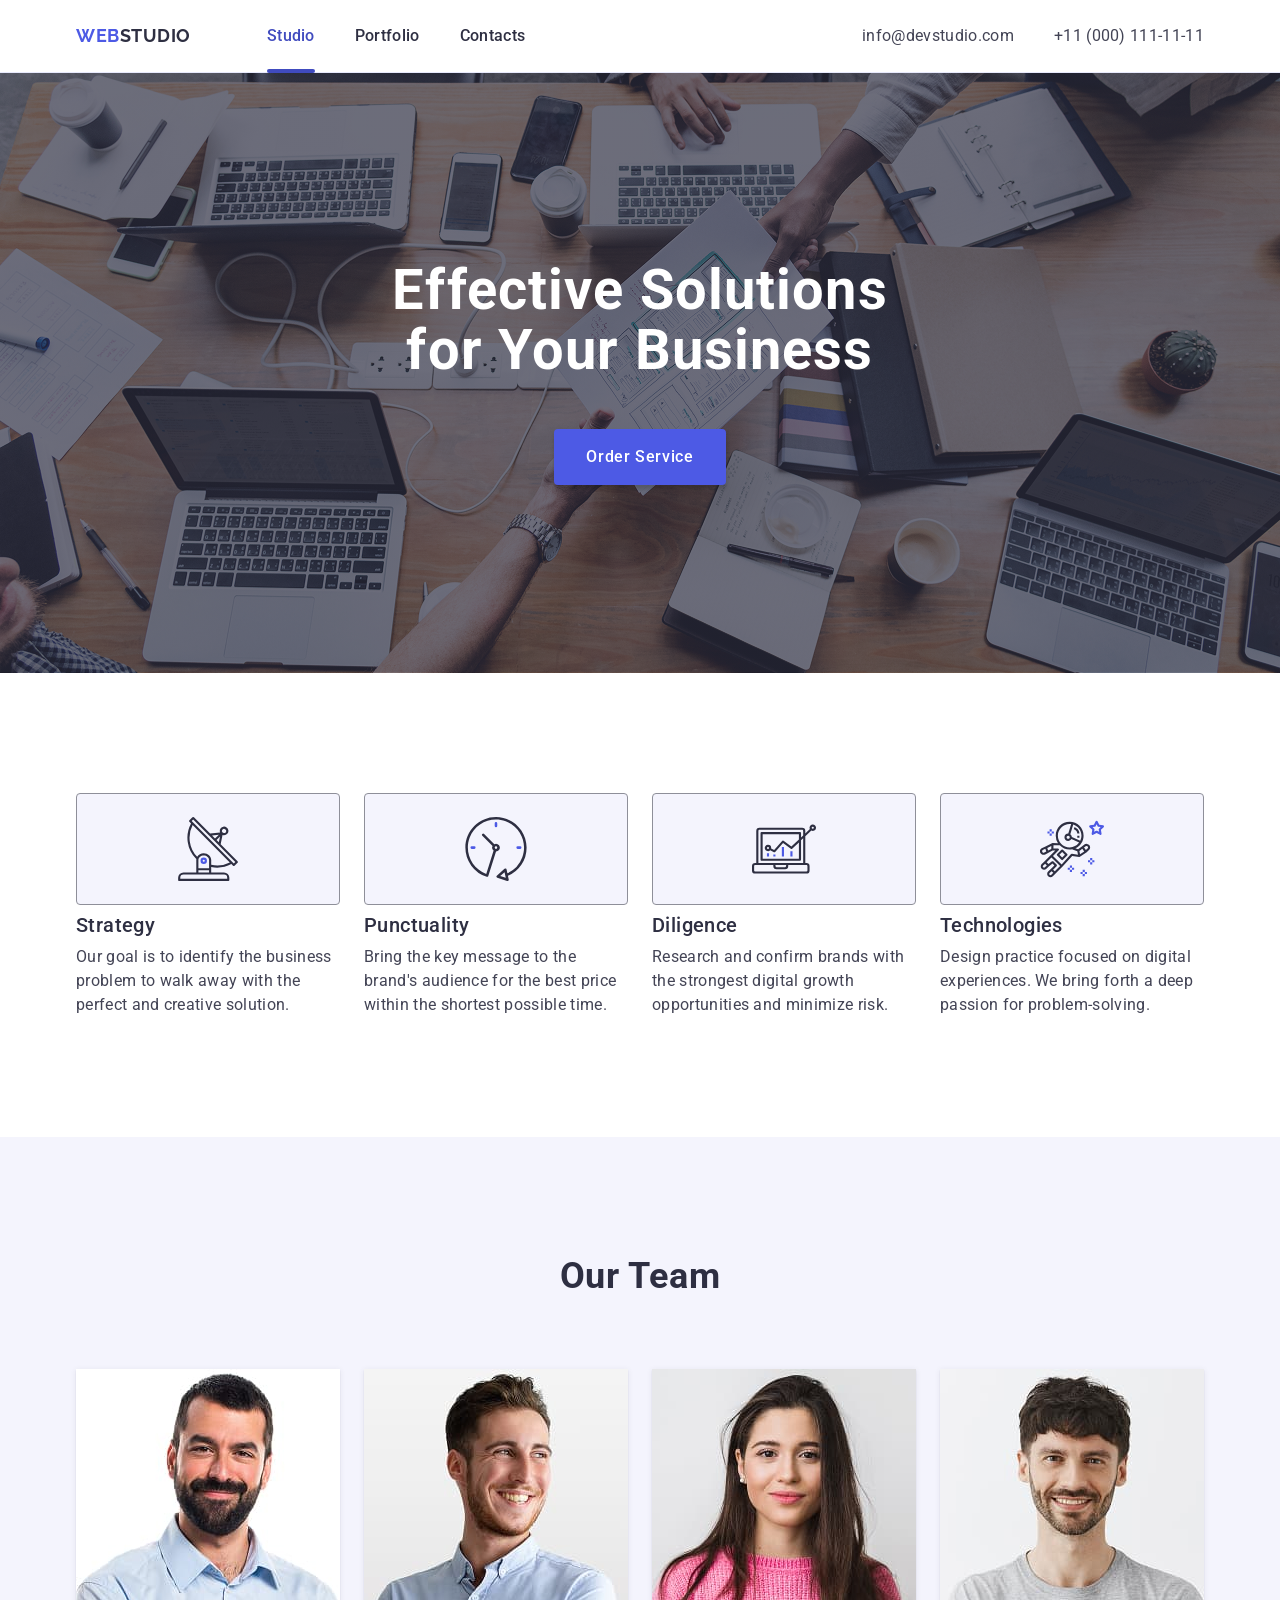
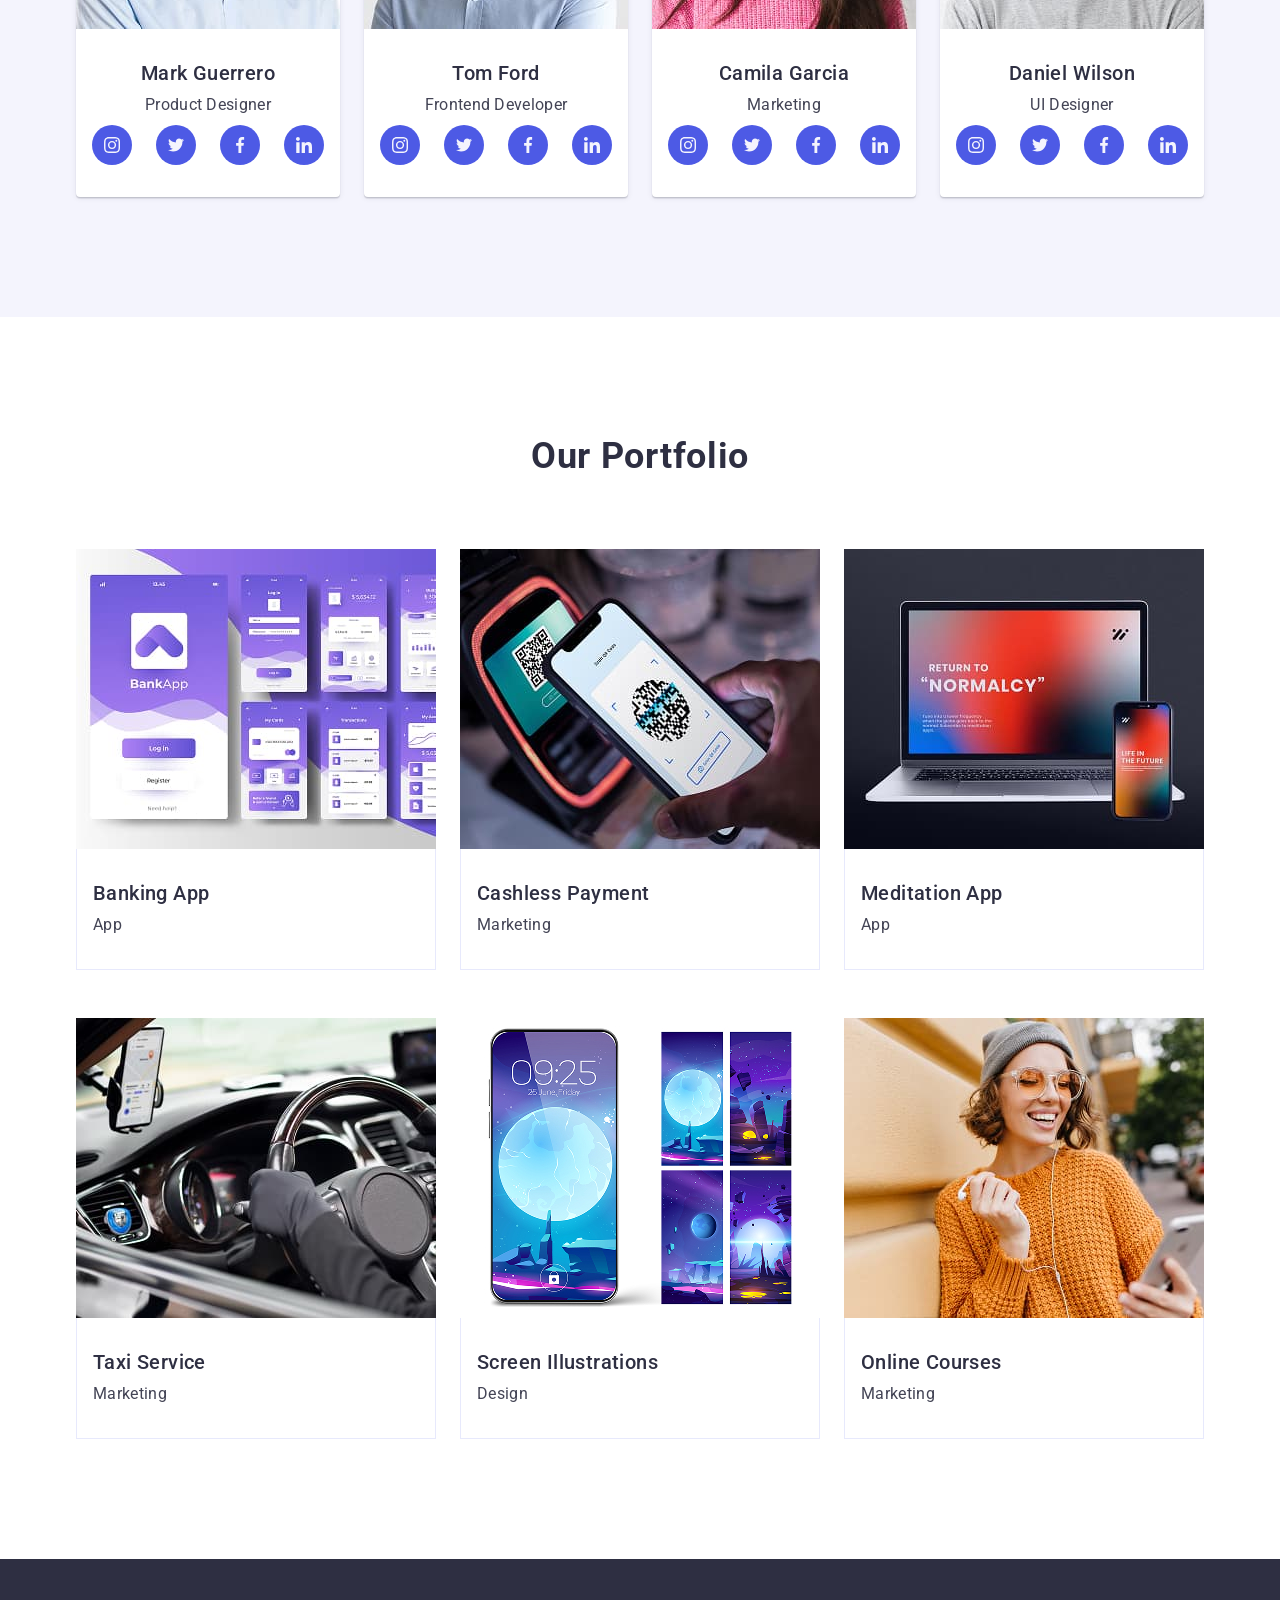
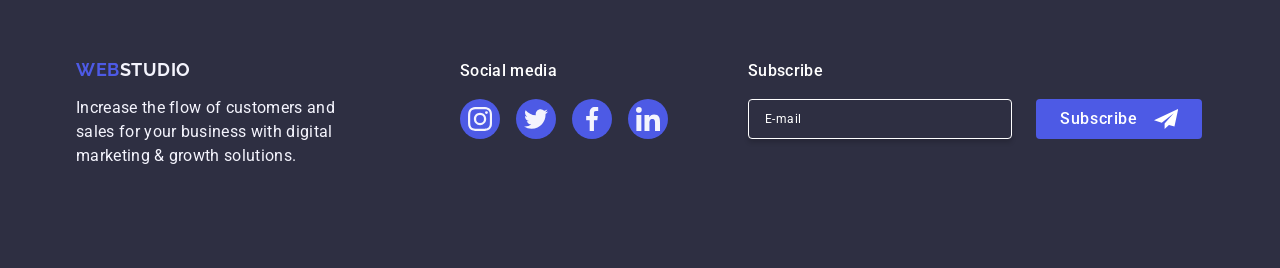
<file: index.html>
<!DOCTYPE html>
<html lang="en">
  <head>
    <meta charset="UTF-8" />
    <meta name="viewport" content="width=device-width, initial-scale=1.0" />
    <title>WebStudio</title>
    <link
      rel="stylesheet"
      href="https://cdn.jsdelivr.net/npm/modern-normalize@2.0.0/modern-normalize.min.css"
    />
    <link rel="preconnect" href="https://fonts.googleapis.com" />
    <link rel="preconnect" href="https://fonts.gstatic.com" crossorigin />
    <link
      href="https://fonts.googleapis.com/css2?family=Borel&family=Raleway:ital,wght@0,700;1,700&family=Roboto:ital,wght@0,400;0,500;0,700;1,400;1,500;1,700&display=swap"
      rel="stylesheet"
    />
    <link rel="stylesheet" href="./css/styles.css" />
  </head>
  <body>
    <!-- header -->
    <header class="header">
      <div class="container header-container">
        <nav class="nav">
          <a href="./index.html" class="header-logo"
            >Web<span class="header-logo-accent">Studio</span></a
          >
          <ul class="nav-list">
            <li><a href="./index.html" class="nav-link current-link">Studio</a></li>
            <li><a href="" class="nav-link">Portfolio</a></li>
            <li><a href="" class="nav-link">Contacts</a></li>
          </ul>
        </nav>

        <address class="address">
          <ul class="address-list">
            <li>
              <a href="mailto:info@devstudio.com" class="contacts-link">info@devstudio.com</a>
            </li>
            <li>
              <a href="tel:+110001111111" class="contacts-link">+11 (000) 111-11-11</a>
            </li>
          </ul>
        </address>
      </div>
    </header>

    <main>
      <!-- section hero -->
      <section class="section-hero">
        <div class="container">
          <h1 class="hero-title">Effective Solutions for Your Business</h1>
          <button type="button" class="button-hero">Order Service</button>
        </div>
      </section>

      <!-- section advantages -->
      <section class="section section-advantages">
        <div class="container">
          <h2 class="section-title visually-hidden">Advantages</h2>
          <ul class="advantages-list">
            <li class="advantages-item">
              <div class="icon-container">
                <svg class="advantages-icon" width="64" height="64">
                  <use href="./images/icons.svg#icon-antenna"></use>
                </svg>
              </div>
              <h3 class="advantages-title">Strategy</h3>
              <p class="advantages-text">
                Our goal is to identify the business problem to walk away with the perfect and
                creative solution.
              </p>
            </li>
            <li class="advantages-item">
              <div class="icon-container">
                <svg class="advantages-icon" width="64" height="64">
                  <use href="./images/icons.svg#icon-clock"></use>
                </svg>
              </div>
              <h3 class="advantages-title">Punctuality</h3>
              <p class="advantages-text">
                Bring the key message to the brand's audience for the best price within the shortest
                possible time.
              </p>
            </li>
            <li class="advantages-item">
              <div class="icon-container">
                <svg class="advantages-icon" width="64" height="64">
                  <use href="./images/icons.svg#icon-diagram"></use>
                </svg>
              </div>
              <h3 class="advantages-title">Diligence</h3>
              <p class="advantages-text">
                Research and confirm brands with the strongest digital growth opportunities and
                minimize risk.
              </p>
            </li>
            <li class="advantages-item">
              <div class="icon-container">
                <svg class="advantages-icon" width="64" height="64">
                  <use href="./images/icons.svg#icon-astronaut"></use>
                </svg>
              </div>
              <h3 class="advantages-title">Technologies</h3>
              <p class="advantages-text">
                Design practice focused on digital experiences. We bring forth a deep passion for
                problem-solving.
              </p>
            </li>
          </ul>
        </div>
      </section>

      <!-- section our team -->
      <section class="section section-team">
        <div class="container">
          <h2 class="section-title">Our Team</h2>
          <ul class="team-list">
            <li class="team-item">
              <img src="./images/team1.jpg" alt="Mark Guerrero's photo" width="264" height="260" />
              <div class="team-information">
                <h3 class="team-title">Mark Guerrero</h3>
                <p class="team-text">Product Designer</p>
                <ul class="social-list">
                  <li class="social-item">
                    <a class="social-link" href="">
                      <svg class="social-icon" width="16" height="16">
                        <use href="./images/icons.svg#icon-instagram"></use>
                      </svg>
                    </a>
                  </li>
                  <li class="social-item">
                    <a class="social-link" href="">
                      <svg class="social-icon" width="16" height="16">
                        <use href="./images/icons.svg#icon-twitter"></use>
                      </svg>
                    </a>
                  </li>
                  <li class="social-item">
                    <a class="social-link" href="">
                      <svg class="social-icon" width="16" height="16">
                        <use href="./images/icons.svg#icon-facebook"></use>
                      </svg>
                    </a>
                  </li>
                  <li class="social-item">
                    <a class="social-link" href="">
                      <svg class="social-icon" width="16" height="16">
                        <use href="./images/icons.svg#icon-linkedin"></use>
                      </svg>
                    </a>
                  </li>
                </ul>
              </div>
            </li>
            <li class="team-item">
              <img src="./images/team2.jpg" alt="Tom Ford's photo" width="264" height="260" />
              <div class="team-information">
                <h3 class="team-title">Tom Ford</h3>
                <p class="team-text">Frontend Developer</p>
                <ul class="social-list">
                  <li class="social-item">
                    <a class="social-link" href="">
                      <svg class="social-icon" width="16" height="16">
                        <use href="./images/icons.svg#icon-instagram"></use>
                      </svg>
                    </a>
                  </li>
                  <li class="social-item">
                    <a class="social-link" href="">
                      <svg class="social-icon" width="16" height="16">
                        <use href="./images/icons.svg#icon-twitter"></use>
                      </svg>
                    </a>
                  </li>
                  <li class="social-item">
                    <a class="social-link" href="">
                      <svg class="social-icon" width="16" height="16">
                        <use href="./images/icons.svg#icon-facebook"></use>
                      </svg>
                    </a>
                  </li>
                  <li class="social-item">
                    <a class="social-link" href="">
                      <svg class="social-icon" width="16" height="16">
                        <use href="./images/icons.svg#icon-linkedin"></use>
                      </svg>
                    </a>
                  </li>
                </ul>
              </div>
            </li>
            <li class="team-item">
              <img src="./images/team3.jpg" alt="Camila Garcia's photo" width="264" height="260" />
              <div class="team-information">
                <h3 class="team-title">Camila Garcia</h3>
                <p class="team-text">Marketing</p>
                <ul class="social-list">
                  <li class="social-item">
                    <a class="social-link" href="">
                      <svg class="social-icon" width="16" height="16">
                        <use href="./images/icons.svg#icon-instagram"></use>
                      </svg>
                    </a>
                  </li>
                  <li class="social-item">
                    <a class="social-link" href="">
                      <svg class="social-icon" width="16" height="16">
                        <use href="./images/icons.svg#icon-twitter"></use>
                      </svg>
                    </a>
                  </li>
                  <li class="social-item">
                    <a class="social-link" href="">
                      <svg class="social-icon" width="16" height="16">
                        <use href="./images/icons.svg#icon-facebook"></use>
                      </svg>
                    </a>
                  </li>
                  <li class="social-item">
                    <a class="social-link" href="">
                      <svg class="social-icon" width="16" height="16">
                        <use href="./images/icons.svg#icon-linkedin"></use>
                      </svg>
                    </a>
                  </li>
                </ul>
              </div>
            </li>
            <li class="team-item">
              <img src="./images/team4.jpg" alt="Daniel Wilson's photo" width="264" height="260" />
              <div class="team-information">
                <h3 class="team-title">Daniel Wilson</h3>
                <p class="team-text">UI Designer</p>
                <ul class="social-list">
                  <li class="social-item">
                    <a class="social-link" href="">
                      <svg class="social-icon" width="16" height="16">
                        <use href="./images/icons.svg#icon-instagram"></use>
                      </svg>
                    </a>
                  </li>
                  <li class="social-item">
                    <a class="social-link" href="">
                      <svg class="social-icon" width="16" height="16">
                        <use href="./images/icons.svg#icon-twitter"></use>
                      </svg>
                    </a>
                  </li>
                  <li class="social-item">
                    <a class="social-link" href="">
                      <svg class="social-icon" width="16" height="16">
                        <use href="./images/icons.svg#icon-facebook"></use>
                      </svg>
                    </a>
                  </li>
                  <li class="social-item">
                    <a class="social-link" href="">
                      <svg class="social-icon" width="16" height="16">
                        <use href="./images/icons.svg#icon-linkedin"></use>
                      </svg>
                    </a>
                  </li>
                </ul>
              </div>
            </li>
          </ul>
        </div>
      </section>

      <!-- section portfolio-->
      <section class="section-portfolio section">
        <div class="container">
          <h2 class="section-title">Our Portfolio</h2>
          <ul class="portfolio-list">
            <li class="portfolio-item">
              <div class="portfolio-img">
                <img src="./images/portfolio1.jpg" alt="Banking App" width="360" height="300" />
                <p class="overlay">
                  14 Stylish and User-Friendly App Design Concepts · Task Manager App · Calorie
                  Tracker App · Exotic Fruit Ecommerce App · Cloud Storage App
                </p>
              </div>
              <div class="portfolio-card">
                <h3 class="portfolio-title">Banking App</h3>
                <p class="portfolio-text">App</p>
              </div>
            </li>
            <li class="portfolio-item">
              <div class="portfolio-img">
                <img
                  src="./images/portfolio2.jpg"
                  alt="Cashless Payment"
                  width="360"
                  height="300"
                />
                <p class="overlay">
                  14 Stylish and User-Friendly App Design Concepts · Task Manager App · Calorie
                  Tracker App · Exotic Fruit Ecommerce App · Cloud Storage App
                </p>
              </div>
              <div class="portfolio-card">
                <h3 class="portfolio-title">Cashless Payment</h3>
                <p class="portfolio-text">Marketing</p>
              </div>
            </li>
            <li class="portfolio-item">
              <div class="portfolio-img">
                <img src="./images/portfolio3.jpg" alt="Meditation App" width="360" height="300" />
                <p class="overlay">
                  14 Stylish and User-Friendly App Design Concepts · Task Manager App · Calorie
                  Tracker App · Exotic Fruit Ecommerce App · Cloud Storage App
                </p>
              </div>
              <div class="portfolio-card">
                <h3 class="portfolio-title">Meditation App</h3>
                <p class="portfolio-text">App</p>
              </div>
            </li>
            <li class="portfolio-item">
              <div class="portfolio-img">
                <img src="./images/portfolio4.jpg" alt="Taxi Service" width="360" height="300" />
                <p class="overlay">
                  14 Stylish and User-Friendly App Design Concepts · Task Manager App · Calorie
                  Tracker App · Exotic Fruit Ecommerce App · Cloud Storage App
                </p>
              </div>
              <div class="portfolio-card">
                <h3 class="portfolio-title">Taxi Service</h3>
                <p class="portfolio-text">Marketing</p>
              </div>
            </li>
            <li class="portfolio-item">
              <div class="portfolio-img">
                <img
                  src="./images/portfolio5.jpg"
                  alt="Screen Illustrations"
                  width="360"
                  height="300"
                />
                <p class="overlay">
                  14 Stylish and User-Friendly App Design Concepts · Task Manager App · Calorie
                  Tracker App · Exotic Fruit Ecommerce App · Cloud Storage App
                </p>
              </div>
              <div class="portfolio-card">
                <h3 class="portfolio-title">Screen Illustrations</h3>
                <p class="portfolio-text">Design</p>
              </div>
            </li>
            <li class="portfolio-item">
              <div class="portfolio-img">
                <img src="./images/portfolio6.jpg" alt="Online Courses" width="360" height="300" />
                <p class="overlay">
                  14 Stylish and User-Friendly App Design Concepts · Task Manager App · Calorie
                  Tracker App · Exotic Fruit Ecommerce App · Cloud Storage App
                </p>
              </div>
              <div class="portfolio-card">
                <h3 class="portfolio-title">Online Courses</h3>
                <p class="portfolio-text">Marketing</p>
              </div>
            </li>
          </ul>
        </div>
      </section>
    </main>

    <!-- footer -->
    <footer class="footer">
      <div class="container footer-content">
        <div class="left-content">
          <a href="/" class="footer-logo">Web<span class="footer-logo-accent">Studio</span></a>
          <p class="footer-text">
            Increase the flow of customers and sales for your business with digital marketing &
            growth solutions.
          </p>
        </div>
        <div class="middle-content">
          <p class="social-text">Social media</p>
          <ul class="social-list footer-social">
            <li class="social-item">
              <a class="social-link big" href="">
                <svg class="social-icon" width="24" height="24">
                  <use href="./images/icons.svg#icon-instagram"></use>
                </svg>
              </a>
            </li>
            <li class="social-item">
              <a class="social-link big" href="">
                <svg class="social-icon" width="24" height="24">
                  <use href="./images/icons.svg#icon-twitter"></use>
                </svg>
              </a>
            </li>
            <li class="social-item">
              <a class="social-link big" href="">
                <svg class="social-icon" width="24" height="24">
                  <use href="./images/icons.svg#icon-facebook"></use>
                </svg>
              </a>
            </li>
            <li class="social-item">
              <a class="social-link big" href="">
                <svg class="social-icon" width="24" height="24">
                  <use href="./images/icons.svg#icon-linkedin"></use>
                </svg>
              </a>
            </li>
          </ul>
        </div>
        <div class="right-content">
          <p class="form-text">Subscribe</p>
          <form class="subscribe-form">
            <label for="subscribe" class="subscribe-label">
              <input
                id="subscribe"
                name="subscribe"
                type="email"
                placeholder="E-mail"
                class="subscribe-input"
              />
            </label>
            <button type="submit" class="subscribe-button">
              Subscribe
              <svg class="subscribe-icon" width="24" height="24">
                <use href="./images/icons.svg#icon-plane"></use>
              </svg>
            </button>
          </form>
        </div>
      </div>
    </footer>

    <!-- Modal window -->
    <div class="modal-overlay">
      <div class="modal">
        <button type="button" class="close-modal-button">
          <svg class="button-icon" width="8" height="8">
            <use href="./images/icons.svg#icon-close"></use>
          </svg>
        </button>
        <p class="modal-text">Leave your contacts and we will call you back</p>
        <form class="modal-form">
          <div class="modal-field">
            <label class="input-label" for="user-name"> Name </label>
            <div class="input-container">
              <input id="user-name" type="text" name="user-name" class="form-input" />
              <svg class="input-icon" width="18" height="24">
                <use href="./images/icons.svg#icon-person"></use>
              </svg>
            </div>
          </div>
          <div class="modal-field">
            <label class="input-label" for="phone">Phone </label>
            <div class="input-container">
              <input id="phone" type="tel" name="phone" class="form-input" />
              <svg class="input-icon" width="18" height="24">
                <use href="./images/icons.svg#icon-phone"></use>
              </svg>
            </div>
          </div>
          <div class="modal-field">
            <label class="input-label" for="email">Email </label>
            <div class="input-container">
              <input id="email" type="email" name="email" class="form-input" />
              <svg class="input-icon" width="18" height="24">
                <use href="./images/icons.svg#icon-email"></use>
              </svg>
            </div>
          </div>
          <div class="modal-field last-field">
            <label for="user-comment" class="input-label"> Comment </label>
            <textarea
              id="user-comment"
              name="user-comment"
              placeholder="Text input"
              class="form-textarea"
            ></textarea>
          </div>
          <div class="modal-field agreement-field">
            <input
              id="user-privacy"
              type="checkbox"
              name="user-privacy"
              value="true"
              class="form-checkbox visually-hidden"
            />
            <label for="user-privacy" class="form-agreement">
              <span class="custom-checkbox">
                <svg class="check-icon" width="10" height="8">
                  <use href="./images/icons.svg#icon-check"></use>
                </svg>
              </span>
              I accept the terms and conditions of the
              <a href="" class="agreement-link">Privacy Policy</a>
            </label>
          </div>
          <button class="form-button" type="submit">Send</button>
        </form>
      </div>
    </div>

    <script src="js/index.js" defer></script>
  </body>
</html>
</file>
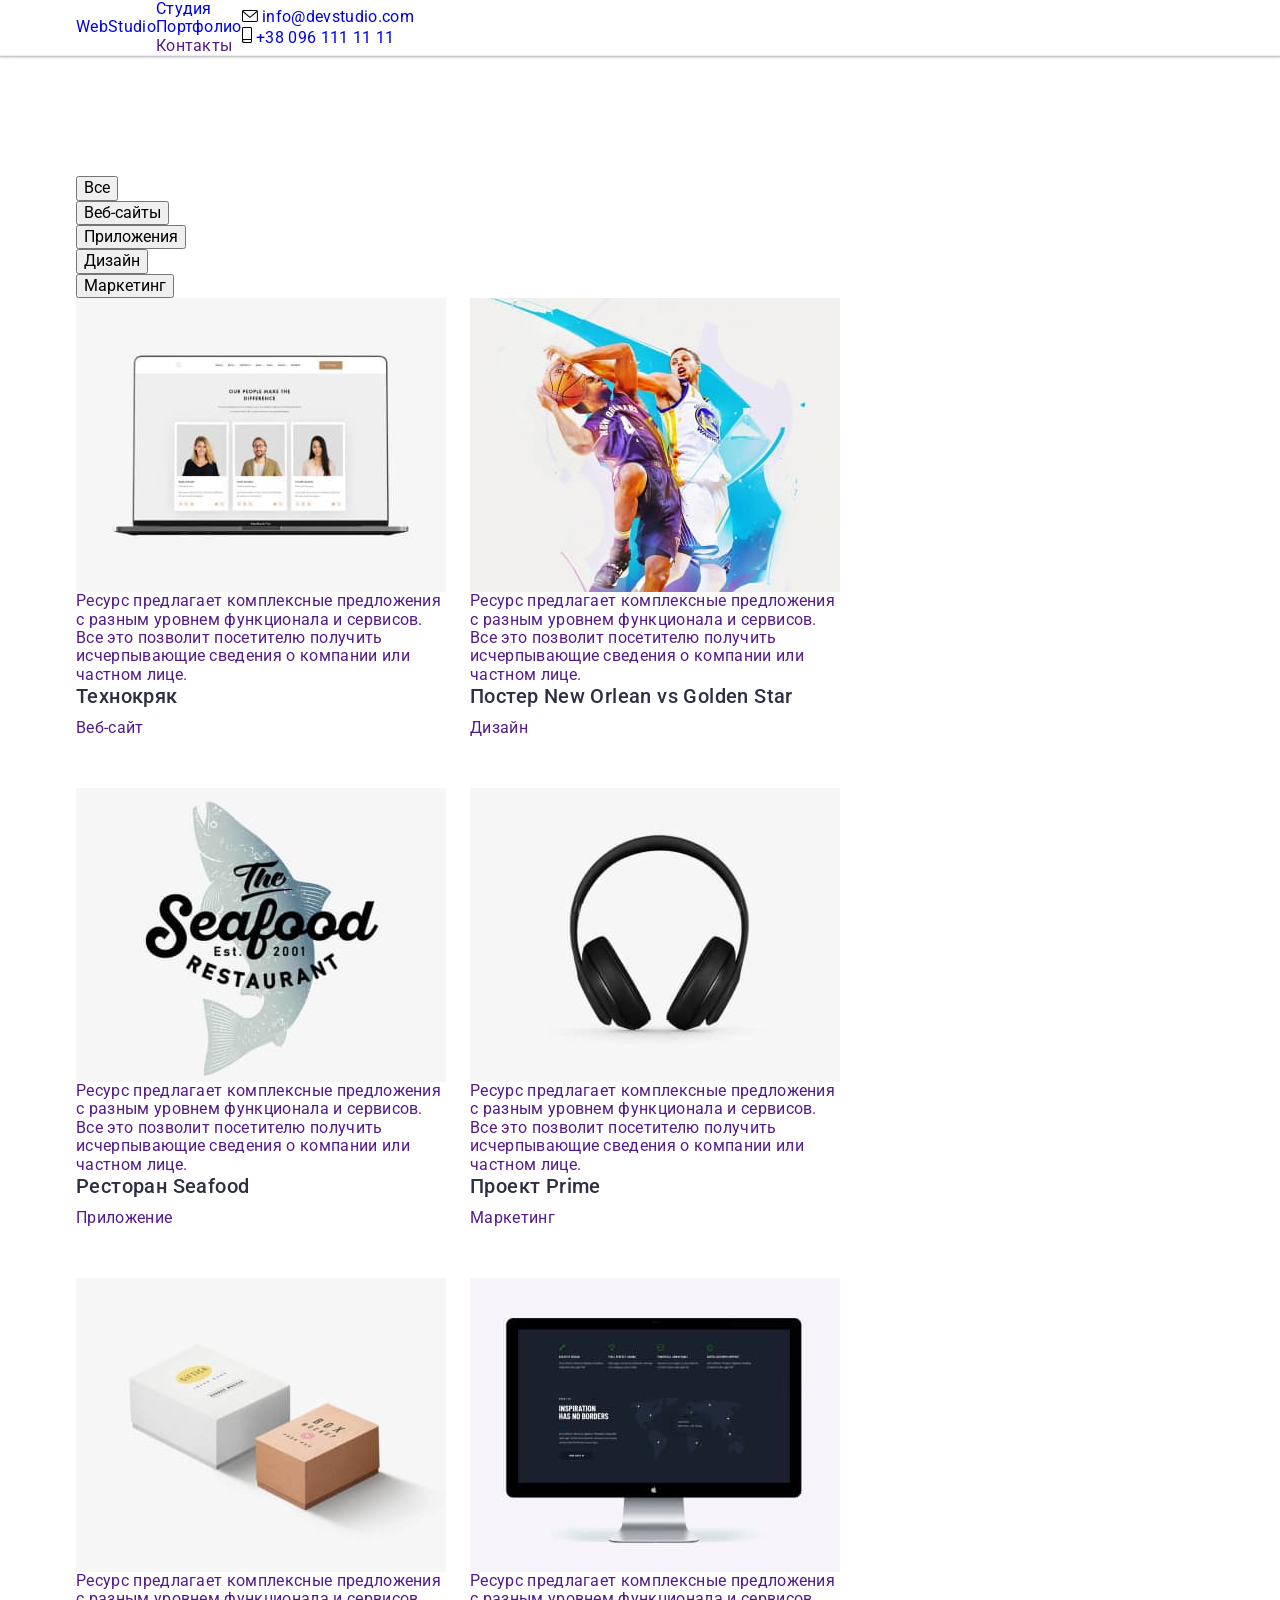
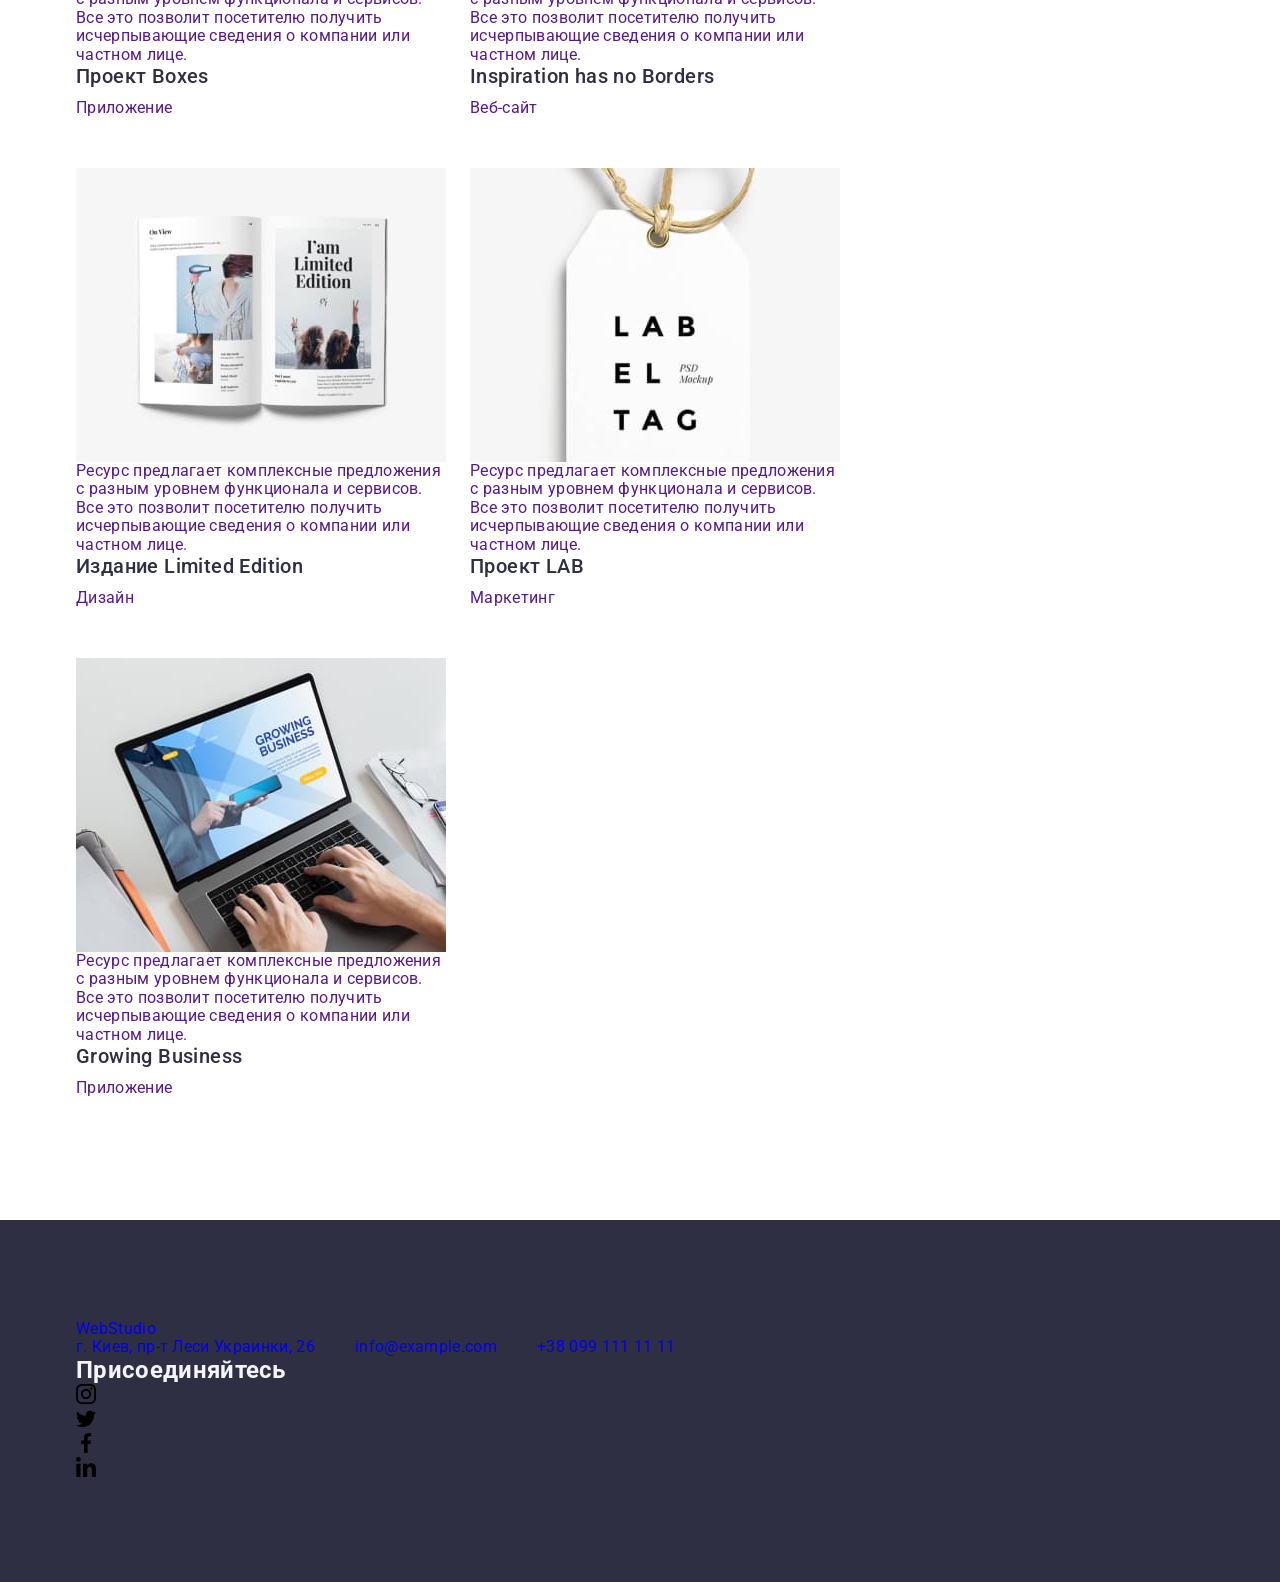
<file: portfolio.html>
<!DOCTYPE html>
<html lang="ru">
  <head>
    <meta charset="UTF-8" />
    <meta http-equiv="X-UA-Compatible" content="IE=edge" />
    <meta name="viewport" content="width=device-width, initial-scale=1.0" />
    <link
      href="https://fonts.googleapis.com/css2?family=Raleway:wght@700&family=Roboto:wght@400;500;700;900&display=swap"
      rel="stylesheet"
    />
    <link
      rel="stylesheet"
      href="https://cdnjs.cloudflare.com/ajax/libs/modern-normalize/1.1.0/modern-normalize.min.css"
      integrity="sha512-wpPYUAdjBVSE4KJnH1VR1HeZfpl1ub8YT/NKx4PuQ5NmX2tKuGu6U/JRp5y+Y8XG2tV+wKQpNHVUX03MfMFn9Q=="
      crossorigin="anonymous"
      referrerpolicy="no-referrer"
    />
    <link rel="stylesheet" href="./css/styles.css" />
    <title>Портфолио</title>
  </head>
  <body>
    <!-- Шапка сайта -->
    <header class="header">
      <div class="container nav">
        <nav class="header-nav nav">
          <a href="./index.html" class="logo link"
            >Web<span class="logo-header">Studio</span></a
          >
          <ul class="header-list list">
            <li class="header-item">
              <a href="./index.html" class="header-link link">Студия</a>
            </li>
            <li class="header-item">
              <a href="./portfolio.html" class="header-link link current"
                >Портфолио</a
              >
            </li>
            <li class="header-item">
              <a href="" class="header-link link">Контакты</a>
            </li>
          </ul>
        </nav>
        <ul class="contact-list list">
          <li class="contact-item">
            <a href="mailto:info@devstudio.com" class="contact-link link">
              <svg class="contact-icon" width="16" height="12">
                <use href="./images/symbol-defs.svg#icon-envelope"></use>
              </svg>
              info@devstudio.com
            </a>
          </li>
          <li class="contact-item">
            <a href="tel:+380961111111" class="contact-link link">
              <svg class="contact-icon" width="10" height="16">
                <use href="./images/symbol-defs.svg#icon-smartphone"></use>
              </svg>
              +38 096 111 11 11
            </a>
          </li>
        </ul>
      </div>
    </header>
    <!-- Основная часть сайта -->
    <main>
      <section class="portfolio-main section">
        <div class="container">
          <h1 class="visually-hidden">Портфолио</h1>
          <ul class="portfolio-btns list">
            <li class="portfolio-btn-item">
              <button type="button" class="portfolio-btn btn btn-current">
                Все
              </button>
            </li>
            <li class="portfolio-btn-item">
              <button type="button" class="portfolio-btn btn">Веб-сайты</button>
            </li>
            <li class="portfolio-btn-item">
              <button type="button" class="portfolio-btn btn">
                Приложения
              </button>
            </li>
            <li class="portfolio-btn-item">
              <button type="button" class="portfolio-btn btn">Дизайн</button>
            </li>
            <li class="portfolio-btn-item">
              <button type="button" class="portfolio-btn btn">Маркетинг</button>
            </li>
          </ul>
          <ul class="portfolio-list list">
            <li class="portfolio-item">
              <a href="" class="portfolio-link link">
                <div class="portfolio-wrap">
                  <img
                    src="./images/project1.jpg"
                    alt="Веб-сайт Технокряк"
                    width="370"
                    height="294"
                    class="image"
                  />
                  <p class="portfolio-overlay-text">
                    Ресурс предлагает комплексные предложения с разным уровнем
                    функционала и сервисов. Все это позволит посетителю получить
                    исчерпывающие сведения о компании или частном лице.
                  </p>
                </div>
                <div class="card-text">
                  <h2 class="portfolio-title">Технокряк</h2>
                  <p class="portfolio-text">Веб-сайт</p>
                </div>
              </a>
            </li>
            <li class="portfolio-item">
              <a href="" class="portfolio-link link">
                <div class="portfolio-wrap">
                  <img
                    src="./images/project2.jpg"
                    alt="Постер Новый Орлеан"
                    width="370"
                    height="294"
                    class="image"
                  />
                  <p class="portfolio-overlay-text">
                    Ресурс предлагает комплексные предложения с разным уровнем
                    функционала и сервисов. Все это позволит посетителю получить
                    исчерпывающие сведения о компании или частном лице.
                  </p>
                </div>

                <div class="card-text">
                  <h2 class="portfolio-title">
                    Постер <span lang="en">New Orlean vs Golden Star</span>
                  </h2>
                  <p class="portfolio-text">Дизайн</p>
                </div>
              </a>
            </li>
            <li class="portfolio-item">
              <a href="" class="portfolio-link link">
                <div class="portfolio-wrap">
                  <img
                    src="./images/project3.jpg"
                    alt="Приложение Ресторана Сифуд"
                    width="370"
                    height="294"
                    class="image"
                  />
                  <p class="portfolio-overlay-text">
                    Ресурс предлагает комплексные предложения с разным уровнем
                    функционала и сервисов. Все это позволит посетителю получить
                    исчерпывающие сведения о компании или частном лице.
                  </p>
                </div>

                <div class="card-text">
                  <h2 class="portfolio-title">
                    Ресторан <span lang="en">Seafood</span>
                  </h2>
                  <p class="portfolio-text">Приложение</p>
                </div>
              </a>
            </li>
            <li class="portfolio-item">
              <a href="" class="portfolio-link link">
                <div class="portfolio-wrap">
                  <img
                    src="./images/project4.jpg"
                    alt="Маркетинг Проект Прайм"
                    width="370"
                    height="294"
                    class="image"
                  />
                  <p class="portfolio-overlay-text">
                    Ресурс предлагает комплексные предложения с разным уровнем
                    функционала и сервисов. Все это позволит посетителю получить
                    исчерпывающие сведения о компании или частном лице.
                  </p>
                </div>
                <div class="card-text">
                  <h2 class="portfolio-title">
                    Проект <span lang="en">Prime</span>
                  </h2>
                  <p class="portfolio-text">Маркетинг</p>
                </div>
              </a>
            </li>
            <li class="portfolio-item">
              <a href="" class="portfolio-link link">
                <div class="portfolio-wrap">
                  <img
                    src="./images/project5.jpg"
                    alt="Приложение Боксес"
                    width="370"
                    height="294"
                    class="image"
                  />
                  <p class="portfolio-overlay-text">
                    Ресурс предлагает комплексные предложения с разным уровнем
                    функционала и сервисов. Все это позволит посетителю получить
                    исчерпывающие сведения о компании или частном лице.
                  </p>
                </div>
                <div class="card-text">
                  <h2 class="portfolio-title">
                    Проект <span lang="en">Boxes</span>
                  </h2>
                  <p class="portfolio-text">Приложение</p>
                </div>
              </a>
            </li>
            <li class="portfolio-item">
              <a href="" class="portfolio-link link">
                <div class="portfolio-wrap">
                  <img
                    src="./images/project6.jpg"
                    alt="Веб-сайт Инспирейшен хэс но Бордерс"
                    width="370"
                    height="294"
                    class="image"
                  />
                  <p class="portfolio-overlay-text">
                    Ресурс предлагает комплексные предложения с разным уровнем
                    функционала и сервисов. Все это позволит посетителю получить
                    исчерпывающие сведения о компании или частном лице.
                  </p>
                </div>
                <div class="card-text">
                  <h2 lang="en" class="portfolio-title">
                    Inspiration has no Borders
                  </h2>
                  <p class="portfolio-text">Веб-сайт</p>
                </div>
              </a>
            </li>
            <li class="portfolio-item">
              <a href="" class="portfolio-link link">
                <div class="portfolio-wrap">
                  <img
                    src="./images/project7.jpg"
                    alt="Журнал Лимитед Идишен"
                    width="370"
                    height="294"
                    class="image"
                  />
                  <p class="portfolio-overlay-text">
                    Ресурс предлагает комплексные предложения с разным уровнем
                    функционала и сервисов. Все это позволит посетителю получить
                    исчерпывающие сведения о компании или частном лице.
                  </p>
                </div>
                <div class="card-text">
                  <h2 class="portfolio-title">
                    Издание <span lang="en">Limited Edition</span>
                  </h2>
                  <p class="portfolio-text">Дизайн</p>
                </div>
              </a>
            </li>
            <li class="portfolio-item">
              <a href="" class="portfolio-link link">
                <div class="portfolio-wrap">
                  <img
                    src="./images/project8.jpg"
                    alt="Маркетинг проект Лаб"
                    width="370"
                    height="294"
                    class="image"
                  />
                  <p class="portfolio-overlay-text">
                    Ресурс предлагает комплексные предложения с разным уровнем
                    функционала и сервисов. Все это позволит посетителю получить
                    исчерпывающие сведения о компании или частном лице.
                  </p>
                </div>
                <div class="card-text">
                  <h2 class="portfolio-title">
                    Проект <span lang="en">LAB</span>
                  </h2>
                  <p class="portfolio-text">Маркетинг</p>
                </div>
              </a>
            </li>
            <li class="portfolio-item">
              <a href="" class="portfolio-link link">
                <div class="portfolio-wrap">
                  <img
                    src="./images/project9.jpg"
                    alt="Приложение Гроуинг Бизнес"
                    width="370"
                    height="294"
                    class="image"
                  />
                  <p class="portfolio-overlay-text">
                    Ресурс предлагает комплексные предложения с разным уровнем
                    функционала и сервисов. Все это позволит посетителю получить
                    исчерпывающие сведения о компании или частном лице.
                  </p>
                </div>
                <div class="card-text">
                  <h2 lang="en" class="portfolio-title">Growing Business</h2>
                  <p class="portfolio-text">Приложение</p>
                </div>
              </a>
            </li>
          </ul>
        </div>
      </section>
    </main>
    <!-- Подвал сайта -->
    <footer class="footer">
      <div class="container blocks">
        <div class="footer-contacts">
          <a href="./index.html" class="logo link"
            >Web<span class="logo-footer">Studio</span></a
          >
          <address class="footer-address">
            <ul class="address-list list">
              <li class="address-item">
                <a
                  href="https://goo.gl/maps/TXbuBhdWPS78tGni8"
                  target="_blank"
                  rel="noreferrer noopener"
                  class="address-link link"
                >
                  г. Киев, пр-т Леси Украинки, 26
                </a>
              </li>
              <li class="address-item">
                <a
                  href="mailto:info@example.com"
                  class="address-contact-link link"
                  >info@example.com</a
                >
              </li>
              <li class="address-item">
                <a href="tel:+380991111111" class="address-contact-link link"
                  >+38 099 111 11 11</a
                >
              </li>
            </ul>
          </address>
        </div>
        <div class="footer-social">
          <h2 class="footer-social-title">Присоединяйтесь</h2>
          <ul class="soc-list list">
            <li class="soc-item">
              <a
                href="Instagram.com"
                target="_blank"
                rel="noreferrer noopener"
                class="soc-link"
              >
                <svg class="soc-icon" width="20" height="20">
                  <use
                    href="./images/symbol-defs.svg#icon-instagram"
                  ></use></svg
              ></a>
            </li>
            <li class="soc-item">
              <a
                href="Twitter.com"
                target="_blank"
                rel="noreferrer noopener"
                class="soc-link"
              >
                <svg class="soc-icon" width="20" height="20">
                  <use href="./images/symbol-defs.svg#icon-twitter"></use></svg
              ></a>
            </li>
            <li class="soc-item">
              <a
                href="Facebook.com"
                target="_blank"
                rel="noreferrer noopener"
                class="soc-link"
              >
                <svg class="soc-icon" width="20" height="20">
                  <use href="./images/symbol-defs.svg#icon-facebook"></use></svg
              ></a>
            </li>
            <li class="soc-item">
              <a
                href="Linkedin.com"
                target="_blank"
                rel="noreferrer noopener"
                class="soc-link"
              >
                <svg class="soc-icon" width="20" height="20">
                  <use href="./images/symbol-defs.svg#icon-linkedin"></use>
                </svg>
              </a>
            </li>
          </ul>
        </div>
      </div>
    </footer>
  </body>
</html>
</file>
<file: css/styles.css>
:root {
  --primary-font: 'Roboto', sans-serif;
  --logo-font: 'Raleway', sans-serif;
  --text-color: #2e2f42;
  --accent-color: #4d5ae5;
  --secondary-text-color: #434455;
  --hover-color: #404bbf;
  --accent-section-color: #2e2f42;
  --transition: 250ms cubic-bezier(0.4, 0, 0.2, 1);
  --white-color: #ffffff;
  --light-grey: #8e8f99;
}

body {
  font-family: var(--primary-font);
  letter-spacing: 0.02em;

  color: var(--secondary-text-color);
  background-color: var(--white-color);
}

body.modal-open {
  overflow: hidden;
}

address {
  font-style: normal;
}

button {
  cursor: pointer;
}

a {
  text-decoration: none;
  display: block;
}

ul {
  list-style: none;

  margin: 0;
  padding-left: 0;
}

h1,
h2,
h3,
p {
  margin: 0;
}

img {
  display: block;
}

.container {
  max-width: 1158px;
  padding: 0 15px;
  margin: 0 auto;
}

.section {
  padding: 120px 0;
}

.section-title {
  font-size: 36px;
  line-height: 1.11;

  letter-spacing: 0.02em;
  text-transform: capitalize;
  text-align: center;
  color: var(--text-color);

  margin-bottom: 72px;
}

.visually-hidden {
  position: absolute;
  width: 1px;
  height: 1px;
  margin: -1px;
  border: 0;
  padding: 0;

  white-space: nowrap;
  clip-path: inset(100%);
  clip: rect(0 0 0 0);
  overflow: hidden;
}

/* Header */

.header {
  border-bottom: 1px solid #e7e9fc;
  box-shadow: 0px 2px 1px rgba(46, 47, 66, 0.08), 0px 1px 1px rgba(46, 47, 66, 0.16),
    0px 1px 6px rgba(46, 47, 66, 0.08);
}

.header-container {
  display: flex;
  justify-content: space-between;
  align-items: center;
  padding: 0 15px;
}

.header-logo {
  font-family: var(--logo-font);
  font-weight: 700;
  font-size: 18px;
  line-height: 1.17;
  letter-spacing: 0.03em;

  text-transform: uppercase;

  color: var(--accent-color);

  margin-right: 76px;
}

.header-logo-accent {
  color: var(--text-color);
}

.nav {
  display: flex;
  align-items: center;
}

.nav-list,
.address-list {
  display: flex;
  gap: 40px;
}

.nav-link {
  font-weight: 500;
  font-size: 16px;
  line-height: 1.5;
  color: var(--text-color);
  position: relative;
  padding: 24px 0;
  transition: color var(--transition);
}

.nav-link.current-link {
  color: var(--hover-color);
}

.nav-link::after {
  content: '';
  position: absolute;
  left: 0;
  bottom: -1px;
  height: 4px;
  border-radius: 2px;
  background-color: var(--hover-color);
  width: 0;
  opacity: 0;
  transition: width var(--transition), opacity var(--transition);
}

.nav-link.current-link::after,
.nav-link:hover::after {
  width: 100%;
  opacity: 1;
}

.contacts-link {
  font-size: 16px;
  line-height: 1.5;
  color: var(--secondary-text-color);

  padding: 24px 0;
  transition: color var(--transition);
}

.nav-link:hover,
.nav-link:focus,
.contacts-link:hover,
.contacts-link:focus {
  color: var(--hover-color);
}

/* Section Hero */

.section-hero {
  background-color: var(--accent-section-color);
  background: linear-gradient(rgba(46, 47, 66, 0.7), rgba(46, 47, 66, 0.7)), url(../images/hero.jpg);
  background-repeat: no-repeat;
  background-position: center;
  background-size: cover;
  padding: 188px 0;

  max-width: 1440px;
  margin: 0 auto;
}

.hero-title {
  font-size: 56px;
  line-height: 1.07;
  letter-spacing: 0.02em;

  color: var(--white-color);

  text-align: center;

  margin: 0 auto 48px;

  max-width: 496px;
}

.button-hero {
  display: block;

  font-size: 16px;
  font-weight: 500;
  line-height: 1.5;
  letter-spacing: 0.04em;

  background-color: var(--accent-color);
  color: var(--white-color);

  padding: 16px 32px;
  min-width: 169px;
  margin: 0 auto;

  border: none;
  border-radius: 4px;

  box-shadow: 0px 4px 4px rgba(0, 0, 0, 0.15);

  transition: background-color var(--transition);
}

.button-hero:hover,
.button-hero:focus {
  background-color: var(--hover-color);
}

/* Section advantages */

.section-advantages {
  background-color: var(--white-color);
}

.advantages-list {
  display: flex;
  gap: 24px;
}

.advantages-item {
  flex-basis: calc((100% - 72px) / 4);
}

.icon-container {
  background-color: #f4f4fd;
  border: 1px solid var(--light-grey);
  border-radius: 4px;

  margin-bottom: 8px;
  padding: 24px 0;

  display: flex;
  justify-content: center;
  align-items: center;

  height: 112px;
}

.advantages-title {
  font-size: 20px;
  line-height: 1.2;
  font-weight: 500;
  letter-spacing: 0.02em;
  color: var(--text-color);

  margin-bottom: 8px;
}

.advantages-text {
  font-size: 16px;
  line-height: 1.5;
}

/* Section team */

.section-team {
  background-color: #f4f4fd;
}

.team-list {
  display: flex;
  gap: 24px;
}

.team-item {
  flex-basis: calc((100% - 72px) / 4);
  background-color: var(--white-color);

  border-radius: 0px 0px 4px 4px;

  box-shadow: 0px 2px 1px 0px rgba(46, 47, 66, 0.08), 0px 1px 1px 0px rgba(46, 47, 66, 0.16),
    0px 1px 6px 0px rgba(46, 47, 66, 0.08);
}

.team-information {
  padding: 32px 0px;
  text-align: center;
}

.team-title {
  font-size: 20px;
  line-height: 1.2;
  letter-spacing: 0.02em;
  font-weight: 500;

  text-transform: capitalize;

  color: var(--text-color);

  margin-bottom: 8px;
}

.team-text {
  font-size: 16px;
  line-height: 1.5;
  margin-bottom: 8px;
}

.social-list {
  display: flex;
  justify-content: center;
  gap: 24px;
}

.social-link {
  width: 40px;
  height: 40px;
  background-color: var(--accent-color);
  border-radius: 50%;
  display: flex;
  align-items: center;
  justify-content: center;
  transition: background-color var(--transition);
}

.social-link:hover,
.social-link:focus {
  background-color: var(--hover-color);
}

.social-icon {
  fill: #f4f4fd;
}

/* Section portfolio */

.portfolio-list {
  display: flex;
  gap: 24px;
  flex-wrap: wrap;
  row-gap: 48px;
}

.portfolio-item {
  flex-basis: calc((100% - 52px) / 3);

  transition: box-shadow var(--transition);
}

.portfolio-card {
  border: 1px solid #e7e9fc;
  border-top: none;
  padding: 32px 16px;
}

.portfolio-img {
  position: relative;
  overflow: hidden;
}

.overlay {
  font-size: 16px;
  line-height: 1.5;
  letter-spacing: 0.02em;

  background-color: var(--accent-color);
  color: #f4f4fd;

  padding: 40px 32px;

  position: absolute;
  top: 0;
  width: 100%;
  height: 100%;

  transform: translateY(100%);
  transition: transform var(--transition);
}

.portfolio-item:hover,
.portfolio-item:focus {
  box-shadow: 0px 1px 6px rgba(46, 47, 66, 0.08), 0px 1px 1px rgba(46, 47, 66, 0.16),
    0px 2px 1px rgba(46, 47, 66, 0.08);

  cursor: pointer;
}

.portfolio-item:hover .overlay,
.portfolio-item:focus .overlay {
  transform: translateY(0);
}
.portfolio-title {
  font-size: 20px;
  line-height: 1.2;
  font-weight: 500;
  letter-spacing: 0.02em;

  color: var(--text-color);

  margin-bottom: 8px;
}

.portfolio-text {
  font-size: 16px;
  line-height: 1.5;
}

/* Footer */
.footer {
  background-color: var(--accent-section-color);
  color: #f4f4fd;

  padding: 100px 0;
}

.footer-content {
  display: flex;
  align-items: baseline;
}

.left-content {
  margin-right: 120px;
}

.footer-logo {
  display: inline-block;

  font-family: var(--logo-font);
  font-weight: 700;
  font-size: 18px;
  line-height: 1.17;
  letter-spacing: 0.03em;

  text-transform: uppercase;

  color: var(--accent-color);

  margin-bottom: 16px;
}

.footer-logo-accent {
  color: #f4f4fd;
}

.middle-content {
  margin-right: 80px;
}

.footer-text {
  line-height: 1.5;

  max-width: 264px;
}

.social-list.footer-social {
  gap: 16px;
}

.social-text,
.form-text {
  font-size: 16px;
  font-weight: 500;
  line-height: 1.5;
  letter-spacing: 0.02em;

  margin-bottom: 16px;
  color: var(--white-color);
}

.social-link.big:hover,
.social-link.big:focus {
  background-color: rgba(49, 208, 170, 1);
}

.subscribe-form {
  display: flex;
  gap: 24px;
}

.subscribe-input {
  width: 264px;
  height: 40px;

  padding: 8px 16px;

  background-color: transparent;
  box-shadow: 0px 4px 4px rgba(0, 0, 0, 0.15);
  border-radius: 4px;
  border: 1px solid var(--white-color);
  outline: transparent;

  font-size: 12px;
  line-height: 2;
  letter-spacing: 0.04em;

  color: var(--white-color);

  transition: border-color var(--transition);
}

.subscribe-input::placeholder {
  font-size: 12px;
  line-height: 2;
  letter-spacing: 0.04em;

  color: var(--white-color);
}

.subscribe-input:active,
.subscribe-input:focus {
  border-color: var(--accent-color);
}

.subscribe-button {
  display: flex;
  align-items: center;
  justify-content: center;

  min-width: 165px;
  padding: 8px 24px;

  font-weight: 500;
  font-size: 16px;
  line-height: 1.5;
  letter-spacing: 0.04em;

  border-radius: 4px;
  border: none;
  color: var(--white-color);
  background-color: var(--accent-color);

  transition: background-color var(--transition);
}

.subscribe-button:hover,
.subscribe-button:focus {
  background-color: var(--hover-color);
}

.subscribe-icon {
  margin-left: 16px;
  fill: var(--white-color);
}

/* Modal window */

.modal-overlay {
  position: fixed;
  top: 0;
  left: 0;
  width: 100%;
  height: 100%;
  z-index: 2;

  background: rgba(46, 47, 66, 0.4);

  opacity: 0;
  visibility: hidden;
  pointer-events: none;

  transition: opacity var(--transition), visibility var(--transition);
}

.modal-overlay.is-open {
  opacity: 1;
  visibility: visible;
  pointer-events: all;
}

.modal {
  position: absolute;
  top: 50%;
  left: 50%;
  transform: translate(-50%, -50%);

  width: 408px;
  min-height: 584px;
  padding: 72px 24px 24px;

  background-color: #fcfcfc;
  box-shadow: 0px 1px 1px 0px rgba(0, 0, 0, 0.14), 0px 1px 3px 0px rgba(0, 0, 0, 0.12),
    0px 2px 1px 0px rgba(0, 0, 0, 0.2);
  border-radius: 4px;

  transition: transform var(--transition);
}

.modal-overlay.is-open .modal {
  transform: translate(-50%, -50%) scale(1);
}

.close-modal-button {
  display: flex;
  justify-content: center;
  align-items: center;

  position: absolute;
  top: 24px;
  right: 24px;

  width: 24px;
  height: 24px;

  padding: 0;
  margin: 0px 0px 24px auto;

  background-color: #e7e9fc;

  border-radius: 50%;
  border: 1px solid rgba(0, 0, 0, 0.1);

  transition: background-color var(--transition), border var(--transition);
}

.close-modal-button:hover,
.close-modal-button:focus {
  background-color: var(--hover-color);
  border: none;
}

.close-modal-button:hover .button-icon,
.close-modal-button:focus .button-icon {
  fill: var(--white-color);
}

.button-icon {
  fill: var(--text-color);
  transition: fill var(--transition);
}

.modal-text {
  font-size: 16px;
  line-height: 1.5;
  font-weight: 500;
  letter-spacing: 0.02em;

  color: var(--accent-section-color);
  text-align: center;

  margin-bottom: 16px;
}

.modal-form {
  display: flex;
  flex-direction: column;
}

.modal-field {
  margin-bottom: 8px;
}

.input-label {
  font-size: 12px;
  line-height: 1.17;
  letter-spacing: 0.04em;
  color: var(--light-grey);
  margin-bottom: 4px;

  width: 100%;
  display: block;
}

.last-field {
  margin-bottom: 16px;
}

.input-container {
  position: relative;
}

.form-input,
.form-textarea {
  height: 40px;
  width: 100%;

  padding-left: 38px;

  border-radius: 4px;
  border: 1px solid rgba(46, 47, 66, 0.4);
  background-color: transparent;
  outline: transparent;

  font-size: 12px;
  line-height: 1.17;
  letter-spacing: 0.04em;
  outline: transparent;

  transition: border-color var(--transition);
}

.form-input:active,
.form-input:focus,
.form-textarea:active,
.form-textarea:focus {
  border-color: var(--accent-color);
}

.form-input:active + .input-icon,
.form-input:focus + .input-icon {
  fill: var(--accent-color);
}

.input-icon {
  position: absolute;
  fill: var(--text-color);
  top: 50%;
  left: 16px;
  transform: translateY(-50%);
  transition: fill var(--transition);
}

.form-textarea {
  resize: none;

  padding: 8px 16px;

  height: 120px;
  color: rgba(46, 47, 66, 0.4);
}

.form-textarea::placeholder {
  color: rgba(117, 117, 117, 0.5);
}

.agreement-field {
  margin-bottom: 24px;
}

.form-agreement {
  font-size: 12px;
  line-height: 1.17;
  letter-spacing: 0.04em;
  color: var(--light-grey);

  cursor: pointer;
}

.custom-checkbox {
  width: 16px;
  height: 16px;

  border: 1px solid rgba(46, 47, 66, 0.4);
  border-radius: 2px;

  display: inline-flex;
  align-items: center;
  justify-content: center;

  fill: transparent;

  margin-right: 8px;

  transition: background-color var(--transition), border var(--transition), fill var(--transition);
}

.form-checkbox:checked + .form-agreement > .custom-checkbox {
  background-color: var(--hover-color);
  border: none;
  fill: #f4f4fd;
}

.agreement-link {
  color: var(--accent-color);
  text-decoration: underline;

  display: inline;
}

.form-button {
  font-family: 'Roboto', sans-serif;
  font-size: 16px;
  font-weight: 500;
  line-height: 1.5;
  letter-spacing: 0.04em;

  background-color: var(--accent-color);
  box-shadow: 0px 4px 4px 0px rgba(0, 0, 0, 0.15);
  color: var(--white-color);
  border-radius: 4px;
  border: none;

  display: block;
  margin: 0 auto;
  padding: 0;
  min-width: 169px;
  height: 56px;

  transition: background-color var(--transition);
}

.form-button:hover,
.form-button:focus {
  background-color: var(--hover-color);
}
</file>
